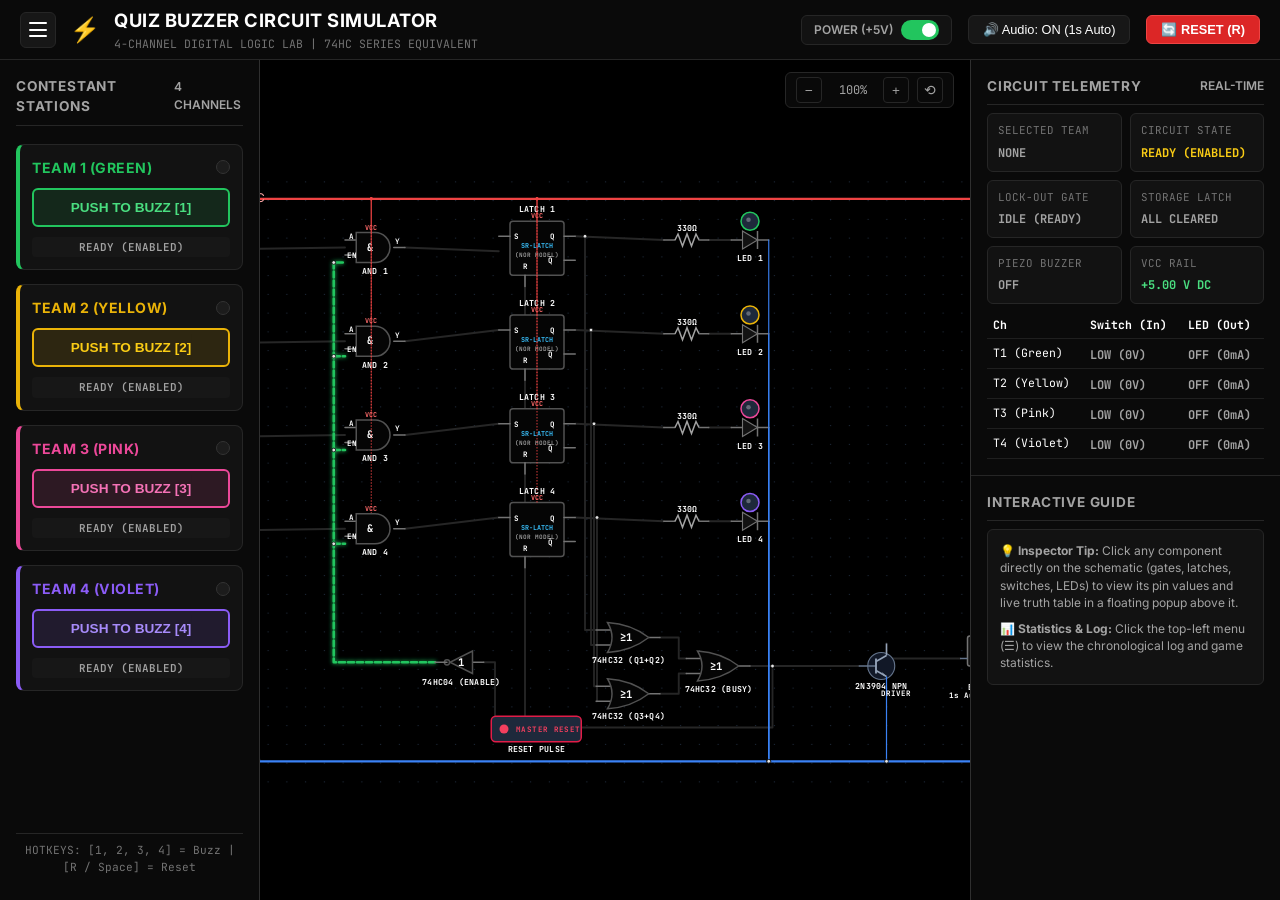
<file: index.html>
<!DOCTYPE html>
<html lang="en">
<head>
    <meta charset="UTF-8">
    <meta name="viewport" content="width=device-width, initial-scale=1.0">
    <title>Interactive Quiz Buzzer Circuit Simulator</title>
    
    <!-- Google Fonts: Inter & JetBrains Mono -->
    <link rel="preconnect" href="https://fonts.googleapis.com">
    <link rel="preconnect" href="https://fonts.gstatic.com" crossorigin>
    <link href="https://fonts.googleapis.com/css2?family=Inter:wght@400;500;600;700&family=JetBrains+Mono:wght@400;500;600;700&display=swap" rel="stylesheet">
    
    <!-- Stylesheets -->
    <link rel="stylesheet" href="css/style.css">
    <link rel="stylesheet" href="css/circuit.css">
</head>
<body>

    <!-- Header Section -->
    <header class="app-header">
        <div class="header-brand">
            <!-- Top-Left Dropdown Menu -->
            <div class="top-nav-menu-wrapper">
                <button id="top-menu-btn" class="top-menu-btn" title="System Menu">
                    <span class="menu-bar"></span>
                    <span class="menu-bar"></span>
                    <span class="menu-bar"></span>
                </button>
                <div id="top-nav-dropdown" class="top-nav-dropdown">
                    <div class="dropdown-header">System Operations</div>
                    <a href="video-walkthrough.html" target="_blank" class="dropdown-item">
                        <span class="item-icon">🎬</span>
                        <span>Video Walkthrough (1-2 Min)</span>
                    </a>
                    <a href="#" id="menu-view-logs" class="dropdown-item">
                        <span class="item-icon">📊</span>
                        <span>Chronological Log & Statistics</span>
                    </a>
                    <a href="#" id="menu-quick-reset" class="dropdown-item" onclick="document.getElementById('btn-master-reset').click();">
                        <span class="item-icon">🔄</span>
                        <span>Clear Latches (Reset)</span>
                    </a>
                    <div class="dropdown-divider"></div>
                    <div class="dropdown-info">
                        Quiz Buzzer Simulator v1.0<br>
                        Digital Logic Lab (74HC Series)
                    </div>
                </div>
            </div>

            <span class="brand-icon">⚡</span>
            <div>
                <h1 class="app-title">QUIZ BUZZER CIRCUIT SIMULATOR</h1>
                <p class="app-subtitle">4-CHANNEL DIGITAL LOGIC LAB | 74HC SERIES EQUIVALENT</p>
            </div>
        </div>

        <div class="header-controls">
            <!-- Master Power Switch -->
            <div class="power-switch-container">
                <span class="power-label">POWER (+5V)</span>
                <label class="switch">
                    <input type="checkbox" id="power-toggle" checked>
                    <span class="slider"></span>
                </label>
            </div>

            <!-- Audio Toggle Button -->
            <button id="btn-audio-toggle" class="btn-header" title="Toggle Simulation Sounds">
                🔊 Audio: ON (1s Auto)
            </button>

            <!-- Master Circuit Reset Button -->
            <button id="btn-master-reset" class="btn-header btn-reset-master" title="Reset Latches & Unlock All Channels (Key: R or Space)">
                🔄 RESET (R)
            </button>
        </div>
    </header>

    <!-- Main Layout Grid -->
    <main class="app-layout">
        
        <!-- Left Sidebar: Contestant Stations (Green, Yellow, Pink, Violet) -->
        <aside class="team-panel">
            <div class="panel-header">
                <span class="panel-title">Contestant Stations</span>
                <span class="power-label">4 CHANNELS</span>
            </div>

            <!-- Team 1: GREEN (Up to Down: 1) -->
            <div class="team-card team-card-green" id="team-card-1">
                <div class="team-card-header">
                    <span class="team-name team-name-green">TEAM 1 (GREEN)</span>
                    <div class="led-pip" id="team-led-1" title="LED 1"></div>
                </div>
                <button class="team-button team-btn-green" id="team-btn-1">
                    <span>PUSH TO BUZZ [1]</span>
                </button>
                <div class="status-badge badge-ready" id="team-status-1">READY</div>
            </div>

            <!-- Team 2: YELLOW (Up to Down: 2) -->
            <div class="team-card team-card-yellow" id="team-card-2">
                <div class="team-card-header">
                    <span class="team-name team-name-yellow">TEAM 2 (YELLOW)</span>
                    <div class="led-pip" id="team-led-2" title="LED 2"></div>
                </div>
                <button class="team-button team-btn-yellow" id="team-btn-2">
                    <span>PUSH TO BUZZ [2]</span>
                </button>
                <div class="status-badge badge-ready" id="team-status-2">READY</div>
            </div>

            <!-- Team 3: PINK (Up to Down: 3) -->
            <div class="team-card team-card-pink" id="team-card-3">
                <div class="team-card-header">
                    <span class="team-name team-name-pink">TEAM 3 (PINK)</span>
                    <div class="led-pip" id="team-led-3" title="LED 3"></div>
                </div>
                <button class="team-button team-btn-pink" id="team-btn-3">
                    <span>PUSH TO BUZZ [3]</span>
                </button>
                <div class="status-badge badge-ready" id="team-status-3">READY</div>
            </div>

            <!-- Team 4: VIOLET (Up to Down: 4) -->
            <div class="team-card team-card-violet" id="team-card-4">
                <div class="team-card-header">
                    <span class="team-name team-name-violet">TEAM 4 (VIOLET)</span>
                    <div class="led-pip" id="team-led-4" title="LED 4"></div>
                </div>
                <button class="team-button team-btn-violet" id="team-btn-4">
                    <span>PUSH TO BUZZ [4]</span>
                </button>
                <div class="status-badge badge-ready" id="team-status-4">READY</div>
            </div>

            <div class="keyboard-hint">
                HOTKEYS: [1, 2, 3, 4] = Buzz | [R / Space] = Reset
            </div>
        </aside>

        <!-- Center Workspace: Interactive Schematic Canvas -->
        <section class="circuit-workspace">
            <div class="workspace-toolbar">
                <button id="btn-zoom-out" class="btn-tool" title="Zoom Out">−</button>
                <span id="zoom-level-text" class="zoom-text">100%</span>
                <button id="btn-zoom-in" class="btn-tool" title="Zoom In">+</button>
                <button id="btn-zoom-reset" class="btn-tool" title="Reset Zoom">⟲</button>
            </div>

            <!-- SVG Circuit Container -->
            <div id="circuit-canvas-container" class="circuit-canvas-container">
                <!-- SVG dynamically rendered by CircuitRenderer -->
            </div>

            <!-- Popover Component Inspector (Appears over clicked part) -->
            <!-- Handled dynamically by ComponentInspectorPopup -->
        </section>

        <!-- Right Sidebar: Circuit Telemetry (Retained & Clean) -->
        <aside class="telemetry-panel">
            
            <div class="telemetry-section">
                <div class="panel-header">
                    <span class="panel-title">Circuit Telemetry</span>
                    <span class="power-label">REAL-TIME</span>
                </div>

                <div class="telemetry-grid">
                    <div class="metric-card">
                        <div class="metric-label">Selected Team</div>
                        <div id="val-selected-team" class="val-badge val-low">NONE</div>
                    </div>
                    <div class="metric-card">
                        <div class="metric-label">Circuit State</div>
                        <div id="val-circuit-status" class="val-badge val-ready">WAITING</div>
                    </div>
                    <div class="metric-card">
                        <div class="metric-label">Lock-Out Gate</div>
                        <div id="val-lockout-status" class="val-badge val-low">IDLE (READY)</div>
                    </div>
                    <div class="metric-card">
                        <div class="metric-label">Storage Latch</div>
                        <div id="val-latch-status" class="val-badge val-low">ALL CLEARED</div>
                    </div>
                    <div class="metric-card">
                        <div class="metric-label">Piezo Buzzer</div>
                        <div id="val-buzzer-status" class="val-badge val-low">OFF</div>
                    </div>
                    <div class="metric-card">
                        <div class="metric-label">VCC Rail</div>
                        <div class="val-badge val-high">+5.00 V DC</div>
                    </div>
                </div>

                <!-- Channel Pin State Table -->
                <table class="pin-table">
                    <thead>
                        <tr>
                            <th>Ch</th>
                            <th>Switch (In)</th>
                            <th>LED (Out)</th>
                        </tr>
                    </thead>
                    <tbody>
                        <tr><td>T1 (Green)</td><td><span id="pin-s1" class="val-badge val-low">LOW</span></td><td><span id="pin-led1" class="val-badge val-low">OFF</span></td></tr>
                        <tr><td>T2 (Yellow)</td><td><span id="pin-s2" class="val-badge val-low">LOW</span></td><td><span id="pin-led2" class="val-badge val-low">OFF</span></td></tr>
                        <tr><td>T3 (Pink)</td><td><span id="pin-s3" class="val-badge val-low">LOW</span></td><td><span id="pin-led3" class="val-badge val-low">OFF</span></td></tr>
                        <tr><td>T4 (Violet)</td><td><span id="pin-s4" class="val-badge val-low">LOW</span></td><td><span id="pin-led4" class="val-badge val-low">OFF</span></td></tr>
                    </tbody>
                </table>
            </div>

            <div class="telemetry-section" style="border-bottom: none;">
                <div class="panel-header">
                    <span class="panel-title">Interactive Guide</span>
                </div>
                <div class="guide-box">
                    <p class="guide-text">💡 <strong>Inspector Tip:</strong> Click any component directly on the schematic (gates, latches, switches, LEDs) to view its pin values and live truth table in a floating popup above it.</p>
                    <p class="guide-text" style="margin-top: 8px;">📊 <strong>Statistics &amp; Log:</strong> Click the top-left menu (☰) to view the chronological log and game statistics.</p>
                </div>
            </div>

        </aside>
    </main>

    <!-- Chronological Event Log & Statistics Modal (Moved from right sidebar) -->
    <div id="log-stats-modal" class="modal-wrapper hidden">
        <div id="modal-backdrop" class="modal-backdrop"></div>
        <div class="modal-content">
            <div class="modal-header">
                <div class="modal-title-box">
                    <span class="modal-icon">📊</span>
                    <div>
                        <h2 class="modal-title">Chronological Log &amp; Match Statistics</h2>
                        <p class="modal-subtitle">Live hardware telemetry and response metrics</p>
                    </div>
                </div>
                <button id="modal-close-btn" class="modal-close-btn" title="Close Modal">&times;</button>
            </div>

            <!-- Match Statistics Grid -->
            <div class="stats-cards-grid">
                <div class="stat-box">
                    <div class="stat-number" id="stat-rounds-count">0</div>
                    <div class="stat-label">Rounds Won</div>
                </div>
                <div class="stat-box">
                    <div class="stat-number" id="stat-blocked-count">0</div>
                    <div class="stat-label">Locked-Out Attempts</div>
                </div>
                <div class="stat-box">
                    <div class="stat-number" id="stat-resets-count">0</div>
                    <div class="stat-label">Reset Pulses</div>
                </div>
                <div class="stat-box-teams">
                    <div class="team-stat-item"><span class="team-badge" style="background: #22c55e;">T1 Green:</span> <strong id="stat-t1-wins">0</strong></div>
                    <div class="team-stat-item"><span class="team-badge" style="background: #eab308;">T2 Yellow:</span> <strong id="stat-t2-wins">0</strong></div>
                    <div class="team-stat-item"><span class="team-badge" style="background: #ec4899;">T3 Pink:</span> <strong id="stat-t3-wins">0</strong></div>
                    <div class="team-stat-item"><span class="team-badge" style="background: #8b5cf6;">T4 Violet:</span> <strong id="stat-t4-wins">0</strong></div>
                </div>
            </div>

            <!-- Event History Log List -->
            <div class="modal-log-section">
                <div class="modal-log-header">
                    <span>CHRONOLOGICAL EVENT LOG</span>
                    <button id="modal-clear-btn" class="btn-clear-log">Reset Stats &amp; Clear Log</button>
                </div>
                <div id="modal-event-log-list" class="modal-event-log-list">
                    <!-- Events populated dynamically -->
                </div>
            </div>
        </div>
    </div>

    <!-- Application Script (ES Module) -->
    <script type="module" src="js/main.js"></script>
</body>
</html>
</file>
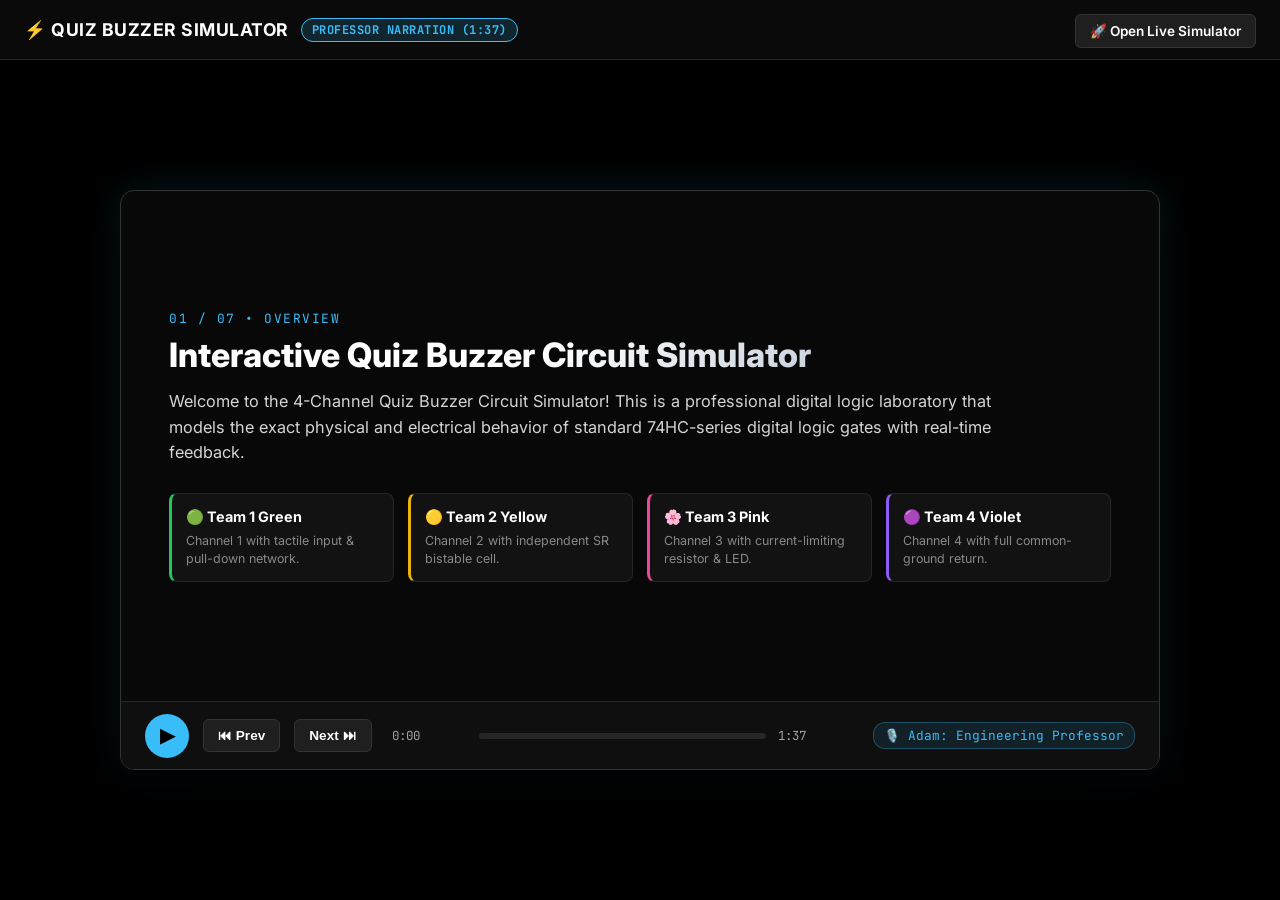
<file: video-walkthrough.html>
<!DOCTYPE html>
<html lang="en">
<head>
    <meta charset="UTF-8">
    <meta name="viewport" content="width=device-width, initial-scale=1.0">
    <title>Interactive Quiz Buzzer - Video Presentation & Walkthrough</title>
    <link rel="preconnect" href="https://fonts.googleapis.com">
    <link rel="preconnect" href="https://fonts.gstatic.com" crossorigin>
    <link href="https://fonts.googleapis.com/css2?family=Inter:wght@400;600;700;800&family=JetBrains+Mono:wght@400;600;700&display=swap" rel="stylesheet">
    <style>
        :root {
            --bg: #000000;
            --panel: #0d0d0d;
            --card: #141414;
            --border: #262626;
            --accent: #38bdf8;
            --green: #22c55e;
            --yellow: #eab308;
            --pink: #ec4899;
            --violet: #8b5cf6;
        }
        * { box-sizing: border-box; margin: 0; padding: 0; }
        body {
            background-color: var(--bg);
            color: #ffffff;
            font-family: 'Inter', sans-serif;
            height: 100vh;
            display: flex;
            flex-direction: column;
            overflow: hidden;
        }

        /* Top Header */
        header {
            height: 60px;
            background: #0a0a0a;
            border-bottom: 1px solid var(--border);
            padding: 0 24px;
            display: flex;
            align-items: center;
            justify-content: space-between;
        }
        .brand {
            display: flex;
            align-items: center;
            gap: 12px;
            font-weight: 700;
            font-size: 1.1rem;
            letter-spacing: 0.5px;
        }
        .badge {
            background: rgba(56, 189, 248, 0.15);
            color: var(--accent);
            border: 1px solid var(--accent);
            padding: 3px 10px;
            border-radius: 20px;
            font-size: 0.75rem;
            font-family: 'JetBrains Mono', monospace;
        }

        /* Player Viewport */
        .player-viewport {
            flex: 1;
            display: flex;
            align-items: center;
            justify-content: center;
            padding: 24px;
            position: relative;
        }
        .slide-frame {
            width: 100%;
            max-width: 1040px;
            height: 580px;
            background: #080808;
            border: 1px solid #333333;
            border-radius: 14px;
            box-shadow: 0 25px 60px rgba(0,0,0,0.95), 0 0 40px rgba(56, 189, 248, 0.15);
            display: flex;
            flex-direction: column;
            position: relative;
            overflow: hidden;
        }

        /* Slide Content Area */
        .slide-stage {
            flex: 1;
            padding: 36px 48px;
            display: flex;
            flex-direction: column;
            justify-content: center;
            position: relative;
            animation: fadeIn 0.3s ease-out;
        }

        @keyframes fadeIn {
            from { opacity: 0; transform: translateY(6px); }
            to { opacity: 1; transform: translateY(0); }
        }

        .slide-tag {
            font-family: 'JetBrains Mono', monospace;
            font-size: 0.8rem;
            color: var(--accent);
            text-transform: uppercase;
            letter-spacing: 1.5px;
            margin-bottom: 8px;
            display: flex;
            align-items: center;
            gap: 8px;
        }
        .slide-title {
            font-size: 2.1rem;
            font-weight: 800;
            line-height: 1.2;
            margin-bottom: 14px;
            background: linear-gradient(135deg, #ffffff 40%, #94a3b8);
            -webkit-background-clip: text;
            -webkit-text-fill-color: transparent;
        }
        .slide-body {
            font-size: 1.02rem;
            color: #d4d4d4;
            line-height: 1.55;
            max-width: 880px;
            margin-bottom: 20px;
        }

        /* Visual Feature Grid on Slides */
        .feature-grid {
            display: grid;
            grid-template-columns: repeat(4, 1fr);
            gap: 14px;
            margin-top: 8px;
        }
        .feature-card {
            background: #121212;
            border: 1px solid #262626;
            border-radius: 8px;
            padding: 14px;
            display: flex;
            flex-direction: column;
            gap: 6px;
        }
        .feature-card h4 {
            font-size: 0.9rem;
            color: #ffffff;
            display: flex;
            align-items: center;
            gap: 6px;
        }
        .feature-card p {
            font-size: 0.78rem;
            color: #888888;
            line-height: 1.4;
        }

        /* Schematic Interactive Preview Mockup */
        .diagram-preview {
            background: #000000;
            border: 1px solid #262626;
            border-radius: 8px;
            padding: 16px;
            display: flex;
            align-items: center;
            justify-content: space-around;
            margin-top: 10px;
            font-family: 'JetBrains Mono', monospace;
            font-size: 0.85rem;
        }
        .diagram-step {
            display: flex;
            flex-direction: column;
            align-items: center;
            gap: 6px;
            padding: 10px 14px;
            border-radius: 6px;
            background: #111111;
            border: 1px solid #333;
        }
        .diagram-arrow {
            color: var(--accent);
            font-size: 1.2rem;
            font-weight: 700;
        }

        /* Bottom Control Bar */
        .player-bar {
            height: 68px;
            background: #0f0f0f;
            border-top: 1px solid var(--border);
            padding: 0 24px;
            display: flex;
            align-items: center;
            justify-content: space-between;
        }
        .transport-controls {
            display: flex;
            align-items: center;
            gap: 14px;
        }
        .btn-play {
            background: var(--accent);
            color: #000;
            border: none;
            width: 44px;
            height: 44px;
            border-radius: 50%;
            cursor: pointer;
            display: flex;
            align-items: center;
            justify-content: center;
            font-size: 1.2rem;
            font-weight: bold;
            transition: all 0.2s;
        }
        .btn-play:hover {
            transform: scale(1.08);
            box-shadow: 0 0 16px rgba(56, 189, 248, 0.6);
        }
        .btn-nav {
            background: #1f1f1f;
            color: #fff;
            border: 1px solid #333;
            padding: 8px 14px;
            border-radius: 6px;
            font-size: 0.85rem;
            cursor: pointer;
            font-weight: 600;
        }
        .btn-nav:hover { background: #2a2a2a; }

        .progress-box {
            display: flex;
            align-items: center;
            gap: 12px;
            flex: 1;
            max-width: 500px;
            margin: 0 20px;
        }
        .progress-bar-bg {
            flex: 1;
            height: 6px;
            background: #262626;
            border-radius: 3px;
            overflow: hidden;
            cursor: pointer;
        }
        .progress-bar-fill {
            height: 100%;
            width: 0%;
            background: var(--accent);
            transition: width 0.1s linear;
        }
        .time-display {
            font-family: 'JetBrains Mono', monospace;
            font-size: 0.78rem;
            color: #a3a3a3;
            min-width: 75px;
        }

        .audio-status-pill {
            display: flex;
            align-items: center;
            gap: 8px;
            font-size: 0.8rem;
            color: #38bdf8;
            font-family: 'JetBrains Mono', monospace;
            background: rgba(56, 189, 248, 0.1);
            padding: 4px 10px;
            border-radius: 12px;
            border: 1px solid rgba(56, 189, 248, 0.3);
        }
    </style>
</head>
<body>

    <!-- Hidden HTML5 Audio Element playing your ElevenLabs MP3 -->
    <audio id="narration-audio" src="assets/sounds/narration.mp3" preload="auto"></audio>

    <header>
        <div class="brand">
            <span>⚡ QUIZ BUZZER SIMULATOR</span>
            <span class="badge">PROFESSOR NARRATION (1:37)</span>
        </div>
        <div>
            <a href="index.html" class="btn-nav" style="text-decoration:none;">🚀 Open Live Simulator</a>
        </div>
    </header>

    <main class="player-viewport">
        <div class="slide-frame">
            <div class="slide-stage" id="slide-stage">
                <!-- Dynamically populated per scene -->
            </div>

            <!-- Media Player Toolbar -->
            <div class="player-bar">
                <div class="transport-controls">
                    <button class="btn-play" id="btn-play-pause">▶</button>
                    <button class="btn-nav" id="btn-prev">⏮ Prev</button>
                    <button class="btn-nav" id="btn-next">Next ⏭</button>
                </div>

                <div class="progress-box">
                    <span class="time-display" id="time-current">0:00</span>
                    <div class="progress-bar-bg" id="progress-bar-bg">
                        <div class="progress-bar-fill" id="progress-bar-fill"></div>
                    </div>
                    <span class="time-display" id="time-total">1:37</span>
                </div>

                <div class="audio-status-pill">
                    <span>🎙️ Adam: Engineering Professor</span>
                </div>
            </div>
        </div>
    </main>

    <script>
        // Exact timing synchronized to your 97-second ElevenLabs MP3
        const scenes = [
            {
                startTime: 0,
                tag: "01 / 07 • OVERVIEW",
                title: "Interactive Quiz Buzzer Circuit Simulator",
                body: "Welcome to the 4-Channel Quiz Buzzer Circuit Simulator! This is a professional digital logic laboratory that models the exact physical and electrical behavior of standard 74HC-series digital logic gates with real-time feedback.",
                extraHtml: `
                    <div class="feature-grid">
                        <div class="feature-card" style="border-left: 3px solid #22c55e;">
                            <h4>🟢 Team 1 Green</h4>
                            <p>Channel 1 with tactile input & pull-down network.</p>
                        </div>
                        <div class="feature-card" style="border-left: 3px solid #eab308;">
                            <h4>🟡 Team 2 Yellow</h4>
                            <p>Channel 2 with independent SR bistable cell.</p>
                        </div>
                        <div class="feature-card" style="border-left: 3px solid #ec4899;">
                            <h4>🌸 Team 3 Pink</h4>
                            <p>Channel 3 with current-limiting resistor & LED.</p>
                        </div>
                        <div class="feature-card" style="border-left: 3px solid #8b5cf6;">
                            <h4>🟣 Team 4 Violet</h4>
                            <p>Channel 4 with full common-ground return.</p>
                        </div>
                    </div>
                `
            },
            {
                startTime: 14.5,
                tag: "02 / 07 • HARDWARE TOPOLOGY",
                title: "Complete Dual-Rail Electrical Connectivity",
                body: "Every node in the circuit has a strictly defined electrical state. The top features a continuous +5V VCC power rail, and the bottom features a common 0V Ground return bus.",
                extraHtml: `
                    <div class="diagram-preview">
                        <div class="diagram-step" style="border-color:#ef4444;">
                            <span style="color:#ef4444; font-weight:700;">+5.0V VCC</span>
                            <span>Power Supply Rail</span>
                        </div>
                        <span class="diagram-arrow">➔</span>
                        <div class="diagram-step">
                            <span style="color:#ffffff; font-weight:700;">10kΩ Pull-Down</span>
                            <span>Defined 0V at Idle</span>
                        </div>
                        <span class="diagram-arrow">➔</span>
                        <div class="diagram-step">
                            <span style="color:#22c55e; font-weight:700;">Switch S1-S4</span>
                            <span>Mechanical Snap to VCC</span>
                        </div>
                        <span class="diagram-arrow">➔</span>
                        <div class="diagram-step" style="border-color:#3b82f6;">
                            <span style="color:#3b82f6; font-weight:700;">0V GND</span>
                            <span>Complete Return Path</span>
                        </div>
                    </div>
                `
            },
            {
                startTime: 29.0,
                tag: "03 / 07 • CORE MECHANISM",
                title: "First-Press Detection & Bistable Latching",
                body: "When contestant 1 presses their push-button, switch S1 closes to +5V. Because the circuit is idle, the Enable bus is HIGH (+5V). The AND gate evaluates HIGH, injecting a Set pulse into the cross-coupled NOR SR Latch.",
                extraHtml: `
                    <div class="diagram-preview">
                        <div class="diagram-step">
                            <span style="color:#86efac;">S1 Pressed</span>
                            <span>Input A = HIGH</span>
                        </div>
                        <span class="diagram-arrow">+</span>
                        <div class="diagram-step">
                            <span style="color:#38bdf8;">Enable = HIGH</span>
                            <span>Pin B = 5.0V</span>
                        </div>
                        <span class="diagram-arrow">➔</span>
                        <div class="diagram-step">
                            <span style="color:#4ade80;">AND Out = HIGH</span>
                            <span>Sets Latch S Pin</span>
                        </div>
                        <span class="diagram-arrow">➔</span>
                        <div class="diagram-step" style="border-color:#22c55e;">
                            <span style="color:#22c55e;">Q Latches HIGH</span>
                            <span>Stored Permanently</span>
                        </div>
                    </div>
                `
            },
            {
                startTime: 43.5,
                tag: "04 / 07 • LOCK-OUT LOGIC",
                title: "Automatic Instantaneous Lock-Out Feedback",
                body: "Once output Q1 goes HIGH, it feeds directly into the two-stage 74HC32 OR-gate tree (Q1+Q2+Q3+Q4). The tree output immediately sets BUSY to HIGH. The 74HC04 Inverter drops global ENABLE to LOW (0V).",
                extraHtml: `
                    <div class="diagram-preview">
                        <div class="diagram-step">
                            <span style="color:#22c55e;">Q1 is HIGH</span>
                            <span>Winner Latched</span>
                        </div>
                        <span class="diagram-arrow">➔</span>
                        <div class="diagram-step">
                            <span style="color:#f59e0b;">74HC32 OR Tree</span>
                            <span>BUSY = HIGH (1)</span>
                        </div>
                        <span class="diagram-arrow">➔</span>
                        <div class="diagram-step" style="border-color:#f43f5e;">
                            <span style="color:#f43f5e;">74HC04 Inverter</span>
                            <span>ENABLE = LOW (0V)</span>
                        </div>
                        <span class="diagram-arrow">➔</span>
                        <div class="diagram-step">
                            <span style="color:#94a3b8;">Other AND Gates</span>
                            <span>BLOCKED (0V)</span>
                        </div>
                    </div>
                `
            },
            {
                startTime: 57.5,
                tag: "05 / 07 • OUTPUT STAGE",
                title: "LED Indication & 1-Second Audio Buzzer",
                body: "The latched Q output drives its indicator LED through a 330Ω current-limiting resistor with 9.1 milliamps of forward current. Simultaneously, an NPN transistor buzzer driver activates the piezo sounder for 1 second.",
                extraHtml: `
                    <div class="diagram-preview">
                        <div class="diagram-step" style="border-color:#22c55e;">
                            <span style="color:#22c55e;">Team LED (ON)</span>
                            <span>Via 330Ω Resistor</span>
                        </div>
                        <span class="diagram-arrow">&amp;</span>
                        <div class="diagram-step">
                            <span style="color:#38bdf8;">2N3904 NPN BJT</span>
                            <span>Low-side Switch</span>
                        </div>
                        <span class="diagram-arrow">➔</span>
                        <div class="diagram-step" style="border-color:#f59e0b;">
                            <span style="color:#f59e0b;">880Hz Piezo Buzzer</span>
                            <span>1-Sec Audio + Live Waves</span>
                        </div>
                    </div>
                `
            },
            {
                startTime: 71.0,
                tag: "06 / 07 • INTERACTIVE TOOLS",
                title: "Smart Popover Inspector & 2D Workspace Pan",
                body: "Clicking any gate, switch, latch, or LED opens a non-obstructing inspector card beside the component. You can also click-and-drag across the dark canvas to pan in any direction and zoom with the mouse wheel.",
                extraHtml: `
                    <div class="feature-grid">
                        <div class="feature-card">
                            <h4>🔍 Smart Popover</h4>
                            <p>Opens to the side without covering the component; click again to dismiss.</p>
                        </div>
                        <div class="feature-card">
                            <h4>🖐️ 2D Canvas Pan</h4>
                            <p>Click & drag to explore large schematics across pure black space.</p>
                        </div>
                        <div class="feature-card">
                            <h4>🔍 Mouse Wheel Zoom</h4>
                            <p>Smooth zoom scaling from 50% to 250%.</p>
                        </div>
                        <div class="feature-card">
                            <h4>📊 Statistics Modal</h4>
                            <p>Top-left dropdown tracks rounds won, blocked hits, and reset counts.</p>
                        </div>
                    </div>
                `
            },
            {
                startTime: 84.5,
                tag: "07 / 07 • RESET & CONCLUSION",
                title: "Master Reset Strobe & Full Round Restoration",
                body: "Pressing Master Reset (R or Space) injects a positive 5-volt pulse down the vertical reset bus into all four latch R inputs. All latches clear to Q=0, the lock-out condition releases, and the next round begins!",
                extraHtml: `
                    <div class="diagram-preview">
                        <div class="diagram-step" style="border-color:#e11d48;">
                            <span style="color:#f43f5e; font-weight:700;">RESET Strobe</span>
                            <span>+5V to Latch R Pins</span>
                        </div>
                        <span class="diagram-arrow">➔</span>
                        <div class="diagram-step">
                            <span style="color:#ffffff;">Q1-Q4 Cleared</span>
                            <span>All LEDs Turn OFF</span>
                        </div>
                        <span class="diagram-arrow">➔</span>
                        <div class="diagram-step" style="border-color:#22c55e;">
                            <span style="color:#22c55e;">ENABLE = +5V</span>
                            <span>All Channels Unlocked</span>
                        </div>
                    </div>
                `
            }
        ];

        const audio = document.getElementById('narration-audio');
        const stage = document.getElementById('slide-stage');
        const btnPlay = document.getElementById('btn-play-pause');
        const btnPrev = document.getElementById('btn-prev');
        const btnNext = document.getElementById('btn-next');
        const progressBarFill = document.getElementById('progress-bar-fill');
        const progressBarBg = document.getElementById('progress-bar-bg');
        const timeCurrent = document.getElementById('time-current');
        const timeTotal = document.getElementById('time-total');

        let currentSceneIndex = 0;

        function renderScene(index) {
            if (index === currentSceneIndex && stage.children.length > 0) return;
            currentSceneIndex = index;
            const s = scenes[index];
            stage.innerHTML = `
                <div class="slide-tag">${s.tag}</div>
                <h2 class="slide-title">${s.title}</h2>
                <p class="slide-body">${s.body}</p>
                ${s.extraHtml}
            `;
        }

        function formatTime(secs) {
            const m = Math.floor(secs / 60);
            const s = Math.floor(secs % 60);
            return `${m}:${s < 10 ? '0' : ''}${s}`;
        }

        // Synchronize Slides to Audio playback currentTime
        audio.addEventListener('timeupdate', () => {
            const cur = audio.currentTime;
            const dur = audio.duration || 97;

            timeCurrent.textContent = formatTime(cur);
            progressBarFill.style.width = `${(cur / dur) * 100}%`;

            // Detect current active scene based on timestamp
            for (let i = scenes.length - 1; i >= 0; i--) {
                if (cur >= scenes[i].startTime) {
                    renderScene(i);
                    break;
                }
            }
        });

        audio.addEventListener('loadedmetadata', () => {
            timeTotal.textContent = formatTime(audio.duration);
        });

        audio.addEventListener('ended', () => {
            btnPlay.textContent = "▶";
        });

        // Transport Buttons
        btnPlay.addEventListener('click', () => {
            if (audio.paused) {
                audio.play();
                btnPlay.textContent = "⏸";
            } else {
                audio.pause();
                btnPlay.textContent = "▶";
            }
        });

        btnNext.addEventListener('click', () => {
            if (currentSceneIndex < scenes.length - 1) {
                audio.currentTime = scenes[currentSceneIndex + 1].startTime;
            }
        });

        btnPrev.addEventListener('click', () => {
            if (currentSceneIndex > 0) {
                audio.currentTime = scenes[currentSceneIndex - 1].startTime;
            } else {
                audio.currentTime = 0;
            }
        });

        // Scrubbing on Progress Bar
        progressBarBg.addEventListener('click', (e) => {
            const rect = progressBarBg.getBoundingClientRect();
            const clickPos = (e.clientX - rect.left) / rect.width;
            audio.currentTime = clickPos * (audio.duration || 97);
        });

        // Initialize First Scene
        renderScene(0);
    </script>
</body>
</html>
</file>
<file: css/style.css>
/* ==========================================================================
   QUIZ BUZZER SYSTEM - COMPLETELY DARK BLACK LABORATORY THEME
   Zero bluish tones - Pure jet black (#000000, #0a0a0a, #121212)
   High-contrast neon signals and crisp white pin nomenclature.
   ========================================================================== */

:root {
    --bg-main: #000000;
    --bg-panel: #0a0a0a;
    --bg-panel-light: #171717;
    --bg-card: #121212;
    --border-color: #262626;
    --border-highlight: #38bdf8;

    --text-primary: #ffffff;
    --text-secondary: #a3a3a3;
    --text-muted: #737373;

    --signal-active: #22c55e;
    --signal-glow: rgba(34, 197, 94, 0.45);
    --signal-blocked: #f43f5e;
    --signal-blocked-glow: rgba(244, 63, 94, 0.45);
    --signal-inactive: #404040;

    /* Up-to-Down Contestant Colors: Green, Yellow, Pink, Violet */
    --color-green: #22c55e;
    --color-yellow: #eab308;
    --color-pink: #ec4899;
    --color-violet: #8b5cf6;

    --font-sans: 'Inter', -apple-system, BlinkMacSystemFont, "Segoe UI", Roboto, sans-serif;
    --font-mono: 'JetBrains Mono', 'Fira Code', 'Courier New', monospace;
}

* {
    box-sizing: border-box;
    margin: 0;
    padding: 0;
}

body {
    background-color: var(--bg-main);
    color: var(--text-primary);
    font-family: var(--font-sans);
    line-height: 1.5;
    overflow-x: hidden;
    height: 100vh;
    display: flex;
    flex-direction: column;
}

/* Header */
.app-header {
    background-color: var(--bg-panel);
    border-bottom: 1px solid var(--border-color);
    padding: 8px 20px;
    display: flex;
    justify-content: space-between;
    align-items: center;
    height: 60px;
    flex-shrink: 0;
}

.header-brand {
    display: flex;
    align-items: center;
    gap: 14px;
}

/* Top-Left Hamburger Dropdown Menu */
.top-nav-menu-wrapper {
    position: relative;
}

.top-menu-btn {
    background: #171717;
    border: 1px solid var(--border-color);
    border-radius: 6px;
    width: 36px;
    height: 36px;
    cursor: pointer;
    display: flex;
    flex-direction: column;
    justify-content: center;
    align-items: center;
    gap: 4.5px;
    padding: 6px;
    transition: all 0.2s ease;
}

.top-menu-btn:hover {
    background: #262626;
    border-color: #525252;
}

.menu-bar {
    width: 18px;
    height: 2px;
    background-color: #ffffff;
    border-radius: 2px;
}

.top-nav-dropdown {
    position: absolute;
    top: 45px;
    left: 0;
    background: #121212;
    border: 1px solid #333333;
    box-shadow: 0 10px 30px rgba(0, 0, 0, 0.9);
    border-radius: 8px;
    width: 250px;
    display: none;
    flex-direction: column;
    z-index: 1000;
    overflow: hidden;
}

.top-nav-dropdown.show {
    display: flex;
}

.dropdown-header {
    padding: 10px 14px 6px;
    font-size: 0.7rem;
    font-weight: 700;
    text-transform: uppercase;
    color: var(--text-muted);
    letter-spacing: 0.5px;
}

.dropdown-item {
    display: flex;
    align-items: center;
    gap: 10px;
    padding: 10px 14px;
    color: #f5f5f5;
    text-decoration: none;
    font-size: 0.82rem;
    font-weight: 500;
    transition: background 0.15s ease;
}

.dropdown-item:hover {
    background: #262626;
    color: #38bdf8;
}

.item-icon {
    font-size: 1rem;
}

.dropdown-divider {
    height: 1px;
    background: #262626;
    margin: 4px 0;
}

.dropdown-info {
    padding: 8px 14px 10px;
    font-size: 0.68rem;
    color: var(--text-muted);
    font-family: var(--font-mono);
}

.brand-icon {
    font-size: 24px;
}

.app-title {
    font-size: 1.15rem;
    font-weight: 700;
    letter-spacing: 0.5px;
    color: #ffffff;
}

.app-subtitle {
    font-size: 0.72rem;
    color: var(--text-muted);
    font-family: var(--font-mono);
}

.header-controls {
    display: flex;
    align-items: center;
    gap: 16px;
}

/* Master Power Switch */
.power-switch-container {
    display: flex;
    align-items: center;
    gap: 8px;
    background: var(--bg-card);
    padding: 4px 12px;
    border-radius: 6px;
    border: 1px solid var(--border-color);
}

.power-label {
    font-size: 0.75rem;
    font-weight: 600;
    color: var(--text-secondary);
}

.switch {
    position: relative;
    display: inline-block;
    width: 38px;
    height: 20px;
}

.switch input {
    opacity: 0;
    width: 0;
    height: 0;
}

.slider {
    position: absolute;
    cursor: pointer;
    top: 0; left: 0; right: 0; bottom: 0;
    background-color: #262626;
    transition: .3s;
    border-radius: 20px;
}

.slider:before {
    position: absolute;
    content: "";
    height: 14px;
    width: 14px;
    left: 3px;
    bottom: 3px;
    background-color: white;
    transition: .3s;
    border-radius: 50%;
}

input:checked + .slider {
    background-color: var(--signal-active);
}

input:checked + .slider:before {
    transform: translateX(18px);
}

/* Buttons */
.btn-header {
    background: var(--bg-panel-light);
    color: var(--text-primary);
    border: 1px solid var(--border-color);
    padding: 6px 14px;
    font-size: 0.8rem;
    border-radius: 6px;
    cursor: pointer;
    display: flex;
    align-items: center;
    gap: 6px;
    font-weight: 500;
    transition: all 0.2s ease;
}

.btn-header:hover {
    background: #262626;
    border-color: #525252;
}

.btn-reset-master {
    background: #dc2626;
    color: white;
    border: 1px solid #ef4444;
    font-weight: 600;
}

.btn-reset-master:hover {
    background: #ef4444;
}

/* App Main Container (Grid Layout) */
.app-layout {
    display: grid;
    grid-template-columns: 260px 1fr 310px;
    flex: 1;
    overflow: hidden;
    height: calc(100vh - 60px);
    background-color: #000000;
}

/* Left Sidebar - Team Controls */
.team-panel {
    background-color: var(--bg-panel);
    border-right: 1px solid rgba(255, 255, 255, 0.15); /* Light crisp thin white divider */
    padding: 16px;
    display: flex;
    flex-direction: column;
    gap: 14px;
    overflow-y: auto;
    scrollbar-width: thin;
    scrollbar-color: #262626 transparent;
}

/* Custom Subtle Dark Scrollbars across app */
::-webkit-scrollbar {
    width: 5px;
    height: 5px;
}

::-webkit-scrollbar-track {
    background: transparent;
}

::-webkit-scrollbar-thumb {
    background: #262626;
    border-radius: 4px;
}

::-webkit-scrollbar-thumb:hover {
    background: #404040;
}

.panel-header {
    display: flex;
    justify-content: space-between;
    align-items: center;
    border-bottom: 1px solid var(--border-color);
    padding-bottom: 8px;
    margin-bottom: 4px;
}

.panel-title {
    font-size: 0.85rem;
    font-weight: 700;
    text-transform: uppercase;
    letter-spacing: 0.8px;
    color: var(--text-secondary);
}

.team-card {
    background: var(--bg-card);
    border: 1px solid var(--border-color);
    border-radius: 8px;
    padding: 12px;
    display: flex;
    flex-direction: column;
    gap: 10px;
    transition: all 0.25s ease;
    position: relative;
}

/* Team Border Colors */
.team-card-green { border-left: 4px solid var(--color-green); }
.team-card-yellow { border-left: 4px solid var(--color-yellow); }
.team-card-pink { border-left: 4px solid var(--color-pink); }
.team-card-violet { border-left: 4px solid var(--color-violet); }

.team-name-green { color: var(--color-green); }
.team-name-yellow { color: var(--color-yellow); }
.team-name-pink { color: var(--color-pink); }
.team-name-violet { color: var(--color-violet); }

.team-card-header {
    display: flex;
    justify-content: space-between;
    align-items: center;
}

.team-name {
    font-size: 0.88rem;
    font-weight: 700;
    letter-spacing: 0.5px;
}

.led-pip {
    width: 14px;
    height: 14px;
    border-radius: 50%;
    background: #1c1c1c;
    border: 1px solid #333333;
    transition: all 0.3s;
}

.team-card-green .led-pip-on { background: var(--color-green); box-shadow: 0 0 10px var(--color-green); }
.team-card-yellow .led-pip-on { background: var(--color-yellow); box-shadow: 0 0 10px var(--color-yellow); }
.team-card-pink .led-pip-on { background: var(--color-pink); box-shadow: 0 0 10px var(--color-pink); }
.team-card-violet .led-pip-on { background: var(--color-violet); box-shadow: 0 0 10px var(--color-violet); }

.team-button {
    color: var(--text-primary);
    border: 2px solid;
    border-radius: 6px;
    padding: 10px;
    font-size: 0.85rem;
    font-weight: 700;
    cursor: pointer;
    display: flex;
    align-items: center;
    justify-content: center;
    gap: 8px;
    user-select: none;
    transition: all 0.15s ease;
}

/* Button color styles - Pure dark glass on black */
.team-btn-green {
    background: rgba(34, 197, 94, 0.12);
    border-color: var(--color-green);
    color: #4ade80;
}
.team-btn-green:hover:not(:disabled) {
    background: rgba(34, 197, 94, 0.25);
    box-shadow: 0 0 12px rgba(34, 197, 94, 0.4);
}

.team-btn-yellow {
    background: rgba(234, 179, 8, 0.12);
    border-color: var(--color-yellow);
    color: #facc15;
}
.team-btn-yellow:hover:not(:disabled) {
    background: rgba(234, 179, 8, 0.25);
    box-shadow: 0 0 12px rgba(234, 179, 8, 0.4);
}

.team-btn-pink {
    background: rgba(236, 72, 153, 0.12);
    border-color: var(--color-pink);
    color: #f472b6;
}
.team-btn-pink:hover:not(:disabled) {
    background: rgba(236, 72, 153, 0.25);
    box-shadow: 0 0 12px rgba(236, 72, 153, 0.4);
}

.team-btn-violet {
    background: rgba(139, 92, 246, 0.12);
    border-color: var(--color-violet);
    color: #a78bfa;
}
.team-btn-violet:hover:not(:disabled) {
    background: rgba(139, 92, 246, 0.25);
    box-shadow: 0 0 12px rgba(139, 92, 246, 0.4);
}

.team-button:active:not(:disabled), .team-button.btn-pressed {
    transform: translateY(2px);
    box-shadow: inset 0 2px 6px rgba(0,0,0,0.8);
}

.team-button.btn-selected {
    box-shadow: 0 0 16px currentColor;
    filter: brightness(1.3);
}

.team-button.btn-locked {
    opacity: 0.5;
    border-color: #f43f5e !important;
}

.status-badge {
    font-size: 0.68rem;
    font-family: var(--font-mono);
    padding: 2px 8px;
    border-radius: 4px;
    text-align: center;
    font-weight: 600;
}

.badge-ready { background: #171717; color: #a3a3a3; }
.badge-winner { background: rgba(34, 197, 94, 0.2); color: #4ade80; border: 1px solid #22c55e; }
.badge-locked { background: rgba(244, 63, 94, 0.15); color: #fb7185; border: 1px solid #f43f5e; }
.badge-off { background: #000000; color: #525252; }

.keyboard-hint {
    font-size: 0.7rem;
    color: var(--text-muted);
    font-family: var(--font-mono);
    text-align: center;
    margin-top: auto;
    padding: 8px;
    border-top: 1px solid var(--border-color);
}

/* Center Workspace - Circuit Diagram */
.circuit-workspace {
    position: relative;
    background: #000000;
    overflow: hidden;
    display: flex;
    flex-direction: column;
}

.workspace-toolbar {
    position: absolute;
    top: 12px;
    right: 16px;
    z-index: 10;
    display: flex;
    align-items: center;
    gap: 8px;
    background: rgba(10, 10, 10, 0.9);
    backdrop-filter: blur(8px);
    padding: 4px 10px;
    border-radius: 6px;
    border: 1px solid var(--border-color);
}

.zoom-text {
    font-size: 0.75rem;
    font-family: var(--font-mono);
    color: var(--text-secondary);
    min-width: 45px;
    text-align: center;
}

.btn-tool {
    background: transparent;
    border: 1px solid var(--border-color);
    color: var(--text-secondary);
    width: 26px;
    height: 26px;
    border-radius: 4px;
    cursor: pointer;
    display: flex;
    align-items: center;
    justify-content: center;
    font-size: 0.85rem;
}

.btn-tool:hover {
    background: var(--bg-panel-light);
    color: var(--text-primary);
}

.circuit-canvas-container {
    width: 100%;
    height: 100%;
    overflow: hidden; /* Prevent default browser scrollbars interfering with 2D pan */
    display: flex;
    align-items: center;
    justify-content: center;
    cursor: grab;
    background-color: #000000;
    user-select: none;
}

.circuit-canvas-container:active,
.circuit-canvas-container.panning {
    cursor: grabbing !important;
}

/* Popover Component Inspector (Smart Side-Opening with Smooth Slide & Scale Animations) */
.circuit-inspector-popup {
    position: absolute;
    width: 330px;
    background: #0d0d0d;
    border: 1px solid #38bdf8;
    box-shadow: 0 16px 36px rgba(0, 0, 0, 0.95), 0 0 20px rgba(56, 189, 248, 0.35);
    border-radius: 8px;
    padding: 14px;
    z-index: 50;
    pointer-events: auto;
    transition: transform 0.2s cubic-bezier(0.16, 1, 0.3, 1), opacity 0.2s ease;
}

.circuit-inspector-popup.hidden {
    display: none !important;
}

/* Slide in from right or left */
.circuit-inspector-popup.popup-anim-in[data-side="right"] {
    animation: popupSlideInRight 0.2s cubic-bezier(0.16, 1, 0.3, 1) forwards;
}

.circuit-inspector-popup.popup-anim-in[data-side="left"] {
    animation: popupSlideInLeft 0.2s cubic-bezier(0.16, 1, 0.3, 1) forwards;
}

.circuit-inspector-popup.popup-anim-out[data-side="right"] {
    animation: popupSlideOutRight 0.18s cubic-bezier(0.4, 0, 1, 1) forwards;
}

.circuit-inspector-popup.popup-anim-out[data-side="left"] {
    animation: popupSlideOutLeft 0.18s cubic-bezier(0.4, 0, 1, 1) forwards;
}

@keyframes popupSlideInRight {
    0% {
        opacity: 0;
        transform: translateX(-16px) scale(0.96);
    }
    100% {
        opacity: 1;
        transform: translateX(0) scale(1);
    }
}

@keyframes popupSlideInLeft {
    0% {
        opacity: 0;
        transform: translateX(16px) scale(0.96);
    }
    100% {
        opacity: 1;
        transform: translateX(0) scale(1);
    }
}

@keyframes popupSlideOutRight {
    0% {
        opacity: 1;
        transform: translateX(0) scale(1);
    }
    100% {
        opacity: 0;
        transform: translateX(-12px) scale(0.95);
    }
}

@keyframes popupSlideOutLeft {
    0% {
        opacity: 1;
        transform: translateX(0) scale(1);
    }
    100% {
        opacity: 0;
        transform: translateX(12px) scale(0.95);
    }
}

.popup-header {
    display: flex;
    justify-content: space-between;
    align-items: flex-start;
    margin-bottom: 4px;
}

.popup-title {
    font-size: 0.88rem;
    font-weight: 700;
    color: #38bdf8;
}

.popup-close-btn {
    background: transparent;
    border: none;
    color: var(--text-muted);
    font-size: 1.2rem;
    line-height: 1;
    cursor: pointer;
    padding: 0 2px;
}

.popup-close-btn:hover {
    color: #ffffff;
}

.popup-type {
    font-size: 0.72rem;
    color: #d4d4d4;
    font-family: var(--font-mono);
    margin-bottom: 6px;
}

.popup-desc {
    font-size: 0.75rem;
    color: var(--text-secondary);
    line-height: 1.35;
    margin-bottom: 8px;
}

.popup-pins-box {
    background: #000000;
    border: 1px solid #262626;
    border-radius: 4px;
    padding: 8px;
    font-size: 0.72rem;
    font-family: var(--font-mono);
}

.popup-section-label {
    font-size: 0.65rem;
    color: #ffffff;
    font-weight: 700;
    letter-spacing: 0.5px;
    margin-bottom: 2px;
}

/* Right Sidebar - Telemetry */
.telemetry-panel {
    background-color: var(--bg-panel);
    border-left: 1px solid rgba(255, 255, 255, 0.15); /* Light crisp thin white divider */
    display: flex;
    flex-direction: column;
    overflow-y: auto;
    scrollbar-width: thin;
    scrollbar-color: #262626 transparent;
}

.telemetry-section {
    padding: 16px;
    border-bottom: 1px solid var(--border-color);
}

.telemetry-grid {
    display: grid;
    grid-template-columns: 1fr 1fr;
    gap: 8px;
    margin-top: 8px;
}

.metric-card {
    background: var(--bg-card);
    border: 1px solid var(--border-color);
    border-radius: 6px;
    padding: 8px 10px;
}

.metric-label {
    font-size: 0.68rem;
    color: var(--text-muted);
    font-family: var(--font-mono);
    text-transform: uppercase;
}

.val-badge {
    font-size: 0.75rem;
    font-family: var(--font-mono);
    font-weight: 700;
    margin-top: 3px;
    display: inline-block;
}

.val-high { color: #4ade80; }
.val-low { color: #a3a3a3; }
.val-winner { color: #38bdf8; }
.val-ready { color: #facc15; }

.pin-table {
    width: 100%;
    border-collapse: collapse;
    margin-top: 8px;
    font-size: 0.72rem;
    font-family: var(--font-mono);
}

.pin-table th, .pin-table td {
    padding: 4px 6px;
    text-align: left;
    border-bottom: 1px solid #1f1f1f;
}

.pin-table th {
    color: #ffffff;
    font-weight: 700;
}

.guide-box {
    background: var(--bg-card);
    border: 1px solid var(--border-color);
    border-radius: 6px;
    padding: 12px;
    margin-top: 8px;
}

.guide-text {
    font-size: 0.75rem;
    color: var(--text-secondary);
    line-height: 1.45;
}

.pin-row {
    display: flex;
    justify-content: space-between;
    padding: 3px 0;
    border-bottom: 1px dashed #262626;
}

.pin-row:last-child {
    border-bottom: none;
}

/* Statistics & Event Log Modal */
.modal-wrapper {
    position: fixed;
    top: 0;
    left: 0;
    width: 100vw;
    height: 100vh;
    z-index: 2000;
    display: flex;
    align-items: center;
    justify-content: center;
}

.modal-wrapper.hidden {
    display: none;
}

.modal-backdrop {
    position: absolute;
    width: 100%;
    height: 100%;
    background: rgba(0, 0, 0, 0.85);
    backdrop-filter: blur(5px);
}

.modal-content {
    position: relative;
    background: #0a0a0a;
    border: 1px solid #262626;
    border-radius: 10px;
    width: 90%;
    max-width: 680px;
    max-height: 85vh;
    display: flex;
    flex-direction: column;
    box-shadow: 0 25px 50px rgba(0, 0, 0, 0.95);
    overflow: hidden;
}

.modal-header {
    padding: 16px 20px;
    border-bottom: 1px solid var(--border-color);
    display: flex;
    justify-content: space-between;
    align-items: center;
    background: #121212;
}

.modal-title-box {
    display: flex;
    align-items: center;
    gap: 12px;
}

.modal-icon {
    font-size: 1.5rem;
}

.modal-title {
    font-size: 1.1rem;
    color: #ffffff;
}

.modal-subtitle {
    font-size: 0.72rem;
    color: var(--text-muted);
    font-family: var(--font-mono);
}

.modal-close-btn {
    background: transparent;
    border: none;
    color: var(--text-muted);
    font-size: 1.6rem;
    cursor: pointer;
}

.modal-close-btn:hover {
    color: #ffffff;
}

.stats-cards-grid {
    display: grid;
    grid-template-columns: repeat(3, 1fr) 1.2fr;
    gap: 10px;
    padding: 16px 20px;
    border-bottom: 1px solid var(--border-color);
    background: #000000;
}

.stat-box {
    background: #121212;
    border: 1px solid var(--border-color);
    border-radius: 6px;
    padding: 10px;
    text-align: center;
}

.stat-number {
    font-size: 1.4rem;
    font-weight: 700;
    color: #38bdf8;
    font-family: var(--font-mono);
}

.stat-label {
    font-size: 0.65rem;
    color: var(--text-muted);
    text-transform: uppercase;
    font-weight: 600;
}

.stat-box-teams {
    background: #121212;
    border: 1px solid var(--border-color);
    border-radius: 6px;
    padding: 8px 12px;
    display: flex;
    flex-direction: column;
    justify-content: center;
    gap: 4px;
    font-size: 0.72rem;
    font-family: var(--font-mono);
}

.team-badge {
    padding: 1px 6px;
    border-radius: 3px;
    color: #000;
    font-weight: 700;
    font-size: 0.65rem;
}

.modal-log-section {
    padding: 16px 20px;
    display: flex;
    flex-direction: column;
    flex: 1;
    overflow: hidden;
    background: #0a0a0a;
}

.modal-log-header {
    display: flex;
    justify-content: space-between;
    align-items: center;
    font-size: 0.75rem;
    font-weight: 700;
    color: var(--text-secondary);
    margin-bottom: 8px;
}

.btn-clear-log {
    background: transparent;
    border: 1px solid var(--border-color);
    color: var(--text-muted);
    font-size: 0.7rem;
    padding: 3px 10px;
    border-radius: 4px;
    cursor: pointer;
    transition: all 0.2s ease;
}

.btn-clear-log:hover {
    color: #f87171;
    border-color: #f87171;
    background: rgba(248, 113, 113, 0.1);
}

.modal-event-log-list {
    flex: 1;
    overflow-y: auto;
    background: #000000;
    border: 1px solid var(--border-color);
    border-radius: 6px;
    padding: 8px;
    display: flex;
    flex-direction: column;
    gap: 6px;
    max-height: 280px;
}

.event-entry {
    font-size: 0.72rem;
    font-family: var(--font-mono);
    display: flex;
    align-items: flex-start;
    gap: 6px;
    line-height: 1.35;
    padding: 4px 6px;
    border-radius: 3px;
    background: rgba(255,255,255,0.03);
    border-left: 2px solid transparent;
}

.event-time { color: var(--text-muted); min-width: 55px; }
.event-icon { font-size: 0.75rem; }
.event-text { color: var(--text-secondary); }

.event-success { border-left-color: #22c55e; }
.event-success .event-text { color: #86efac; }
.event-input { border-left-color: #eab308; }
.event-input .event-text { color: #fde047; }
.event-blocked { border-left-color: #f43f5e; }
.event-blocked .event-text { color: #fda4af; }
.event-reset { border-left-color: #94a3b8; }
.event-reset .event-text { color: #e5e5e5; }
.event-warning { border-left-color: #f97316; }
.event-warning .event-text { color: #fdba74; }
</file>
<file: css/circuit.css>
/* ==========================================================================
   CIRCUIT SVG STYLES & INTERACTION HIGHLIGHTS
   Completely Dark Black Theme with High-Contrast White Pin Naming
   ========================================================================== */

.circuit-svg {
    width: 100%;
    height: 100%;
    min-width: 900px;
    min-height: 600px;
    transition: transform 0.2s cubic-bezier(0.4, 0, 0.2, 1);
    user-select: none;
    background-color: #000000;
}

/* Wires */
.circuit-wire {
    fill: none;
    stroke-linecap: round;
    stroke-linejoin: round;
    transition: stroke 0.2s ease, stroke-width 0.2s ease, filter 0.2s ease;
}

.wire-inactive {
    stroke: #262626;
    stroke-width: 2.5;
}

.wire-active {
    stroke: #22c55e;
    stroke-width: 3.5;
    filter: url(#glow-active);
    stroke-dasharray: 8 4;
    animation: signalPropagate 0.7s linear infinite;
}

.wire-blocked {
    stroke: #f43f5e;
    stroke-width: 3.5;
    filter: url(#glow-blocked);
    stroke-dasharray: 4 4;
    animation: signalBlocked 0.4s ease infinite alternate;
}

@keyframes signalPropagate {
    from {
        stroke-dashoffset: 24;
    }
    to {
        stroke-dashoffset: 0;
    }
}

@keyframes signalBlocked {
    from {
        opacity: 0.6;
    }
    to {
        opacity: 1;
    }
}

.junction-dot {
    fill: #e5e5e5;
    stroke: #000000;
    stroke-width: 1;
}

/* Logic Gates & Component Symbols - Jet Black Fill */
.gate-body {
    fill: #050505;
    stroke: #525252;
    stroke-width: 2;
    transition: stroke 0.2s, fill 0.2s;
}

.gate-pin {
    stroke: #737373;
    stroke-width: 2;
    stroke-linecap: round;
}

.gate-bubble {
    fill: #050505;
    stroke: #525252;
    stroke-width: 2;
}

.gate-type-text {
    fill: #ffffff !important;
    font-size: 14px;
    font-family: var(--font-mono);
    font-weight: 700;
    text-anchor: middle;
    pointer-events: none;
}

/* ALL PIN LABELS AND TITLES CHANGED TO BRIGHT CRISP WHITE (#ffffff) FOR CONTRAST */
.gate-label, .ic-label, .led-label, .comp-title, .res-label {
    fill: #ffffff !important;
    font-size: 11px;
    font-family: var(--font-mono);
    text-anchor: middle;
    font-weight: 700;
    letter-spacing: 0.3px;
    pointer-events: none;
}

.pin-sub-label, .pin-text {
    fill: #ffffff !important;
    font-size: 10px;
    font-family: var(--font-mono);
    text-anchor: middle;
    font-weight: 700;
    pointer-events: none;
}

.comp-pin-label, .comp-val-text, .switch-cap-text {
    fill: #ffffff !important;
    font-size: 10px;
    font-family: var(--font-mono);
    font-weight: 700;
}

.pin-power-label {
    fill: #ff6b6b !important;
    font-size: 9px;
    font-family: var(--font-mono);
    font-weight: 700;
    text-anchor: middle;
}

/* Latch Block - Pure Dark Solid */
.ic-body {
    fill: #050505;
    stroke: #525252;
    stroke-width: 2;
    transition: stroke 0.2s;
}

.ic-type {
    fill: #38bdf8 !important;
    font-size: 9px;
    font-family: var(--font-mono);
    font-weight: 700;
    text-anchor: middle;
    pointer-events: none;
}

.ic-sub-type {
    fill: #a3a3a3 !important;
    font-size: 8px;
    font-family: var(--font-mono);
    font-weight: 600;
    text-anchor: middle;
    pointer-events: none;
}

.pin-text-center {
    text-anchor: middle;
}

/* LED Diode */
.diode-triangle {
    fill: #121212;
    stroke: #737373;
    stroke-width: 1.5;
}

.diode-bar {
    stroke: #737373;
    stroke-width: 2;
}

.gnd-line, .gnd-return-line {
    stroke: #3b82f6;
    stroke-width: 1.5;
    stroke-linecap: round;
}

.led-bulb {
    transition: fill 0.3s ease, filter 0.3s ease;
}

/* Resistor */
.res-body {
    stroke: #a3a3a3;
    stroke-width: 2;
}

/* Buzzer */
.buzzer-body {
    fill: #121212;
    stroke: #737373;
    stroke-width: 2;
}

.buzzer-horn {
    fill: #000000;
    stroke: #737373;
    stroke-width: 2;
}

.sound-wave {
    transition: stroke 0.2s, opacity 0.2s;
}

.buzzer-active .sound-wave-1 {
    animation: wavePulse 0.5s ease-in-out infinite alternate;
}

.buzzer-active .sound-wave-2 {
    animation: wavePulse 0.5s ease-in-out 0.25s infinite alternate;
}

@keyframes wavePulse {
    0% { transform: scale(0.95); opacity: 0.3; }
    100% { transform: scale(1.15); opacity: 1; }
}

/* Component Selection Highlight */
.circuit-component {
    transition: transform 0.15s ease;
}

.circuit-component:hover .gate-body,
.circuit-component:hover .ic-body,
.circuit-component:hover .buzzer-body {
    stroke: #38bdf8 !important;
}

.component-selected .gate-body,
.component-selected .ic-body,
.component-selected .buzzer-body,
.component-selected .reset-box {
    stroke: #38bdf8 !important;
    stroke-width: 3 !important;
    filter: drop-shadow(0 0 10px rgba(56, 189, 248, 0.8));
}

.terminal-dot {
    fill: #e5e5e5;
}

.switch-label {
    fill: #ffffff !important;
    font-size: 9px;
    font-family: var(--font-mono);
    text-anchor: middle;
    pointer-events: none;
}

.vcc-text {
    fill: #22c55e !important;
    font-size: 11px;
    font-family: var(--font-mono);
    font-weight: 700;
}

.reset-box-text {
    fill: #f43f5e !important;
    font-size: 10px;
    font-family: var(--font-mono);
    font-weight: 700;
    letter-spacing: 0.5px;
}
</file>
